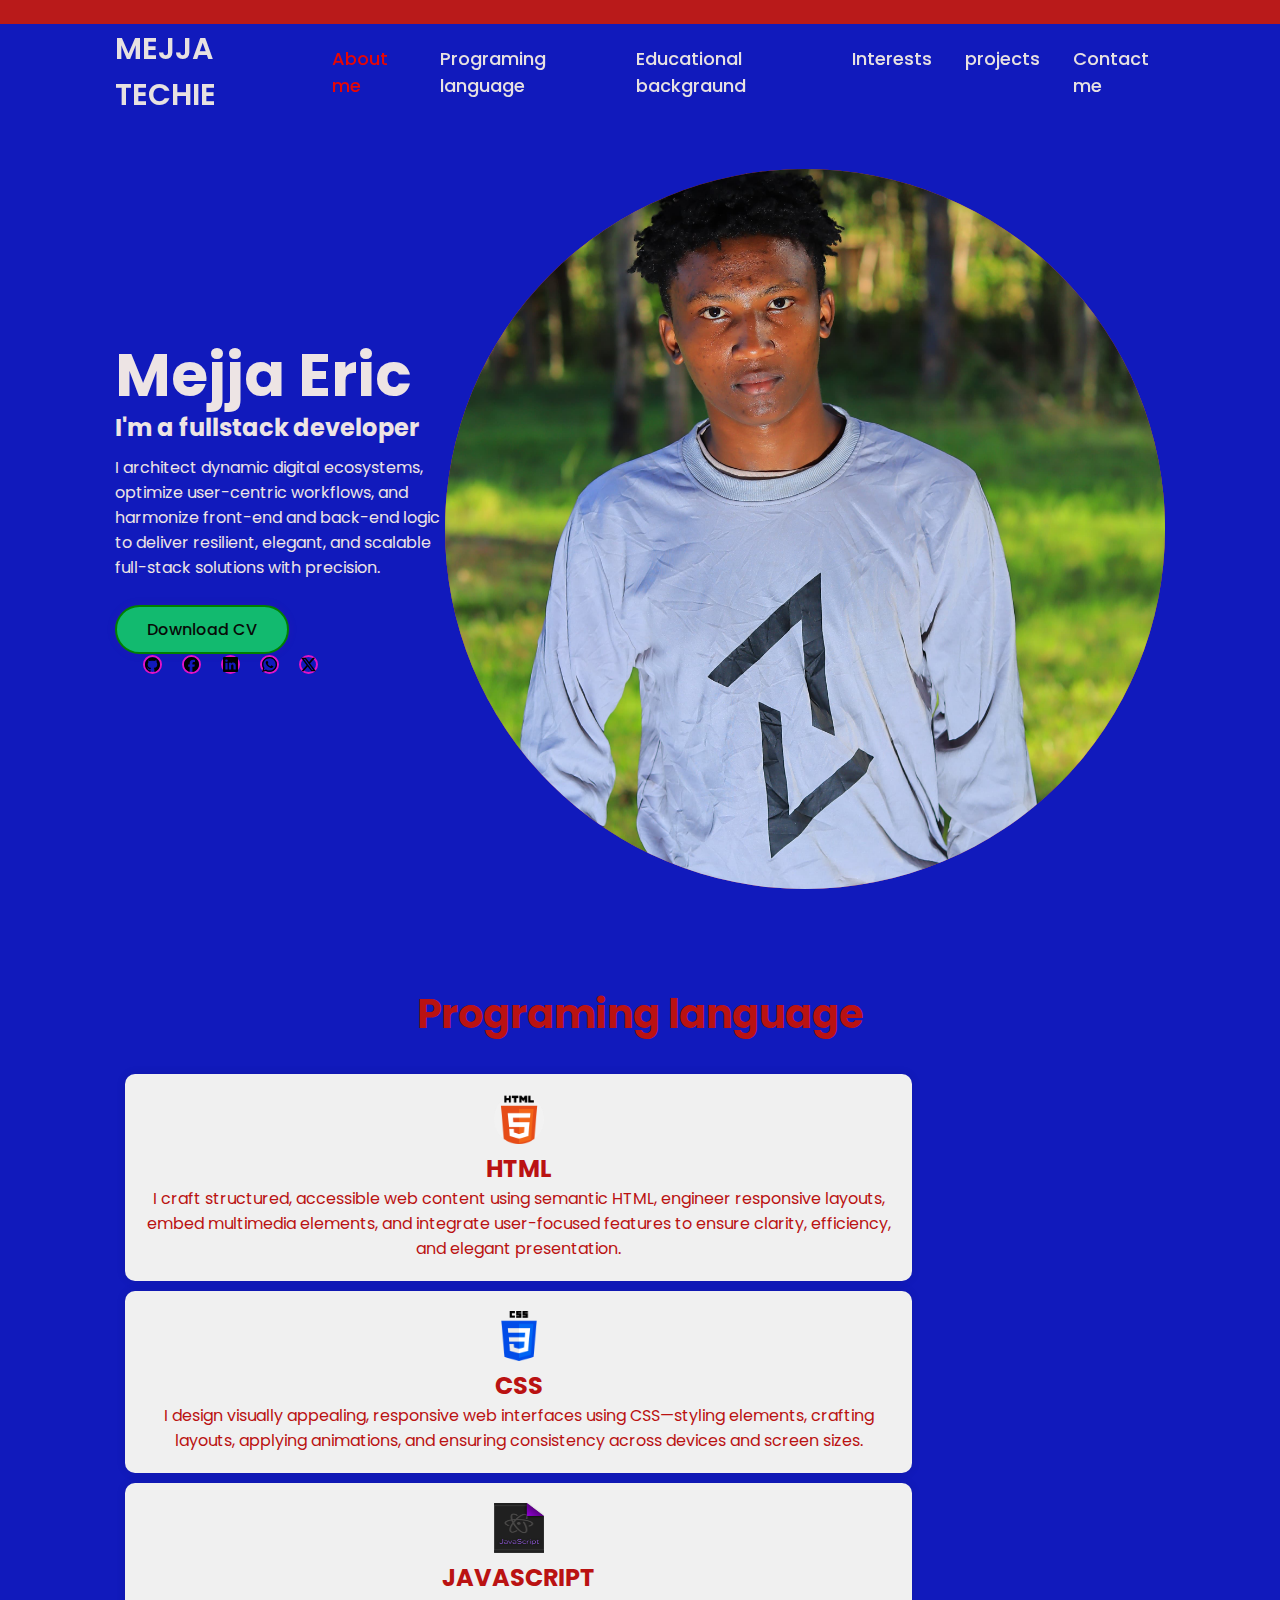
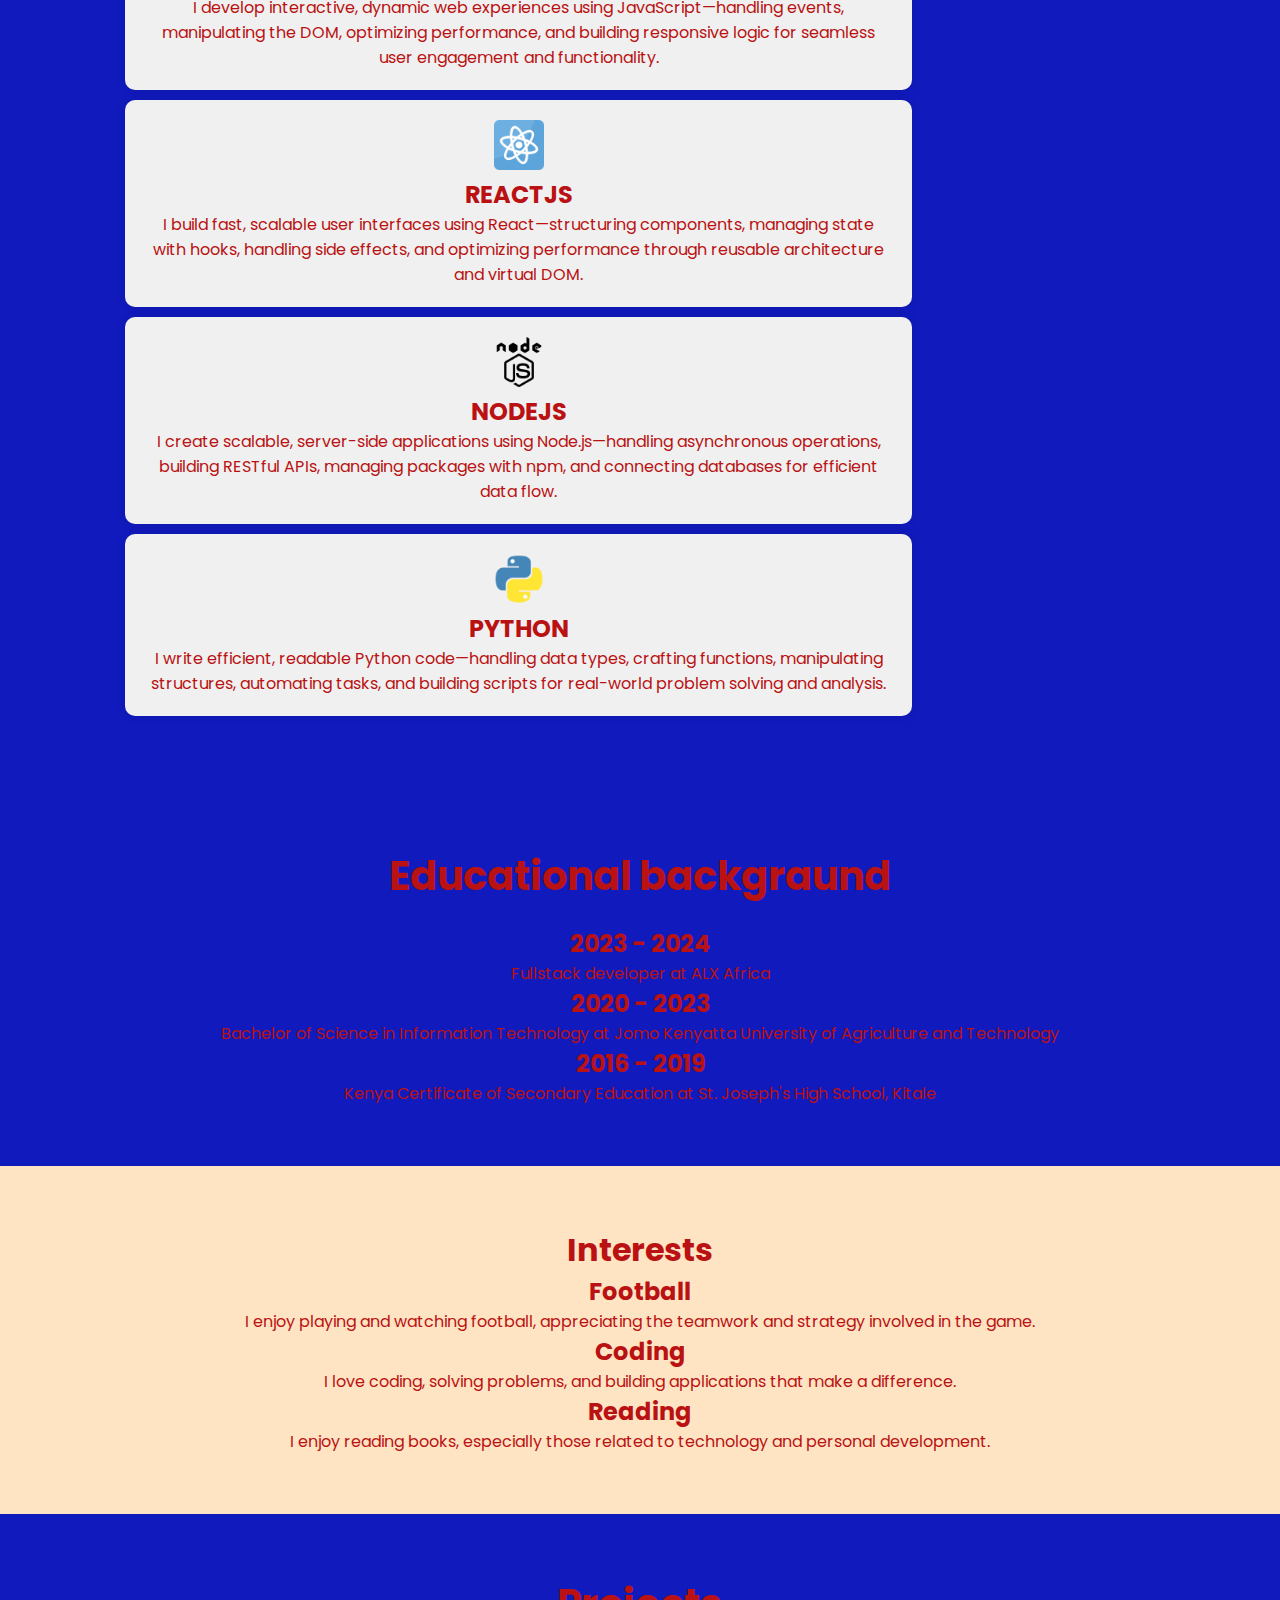
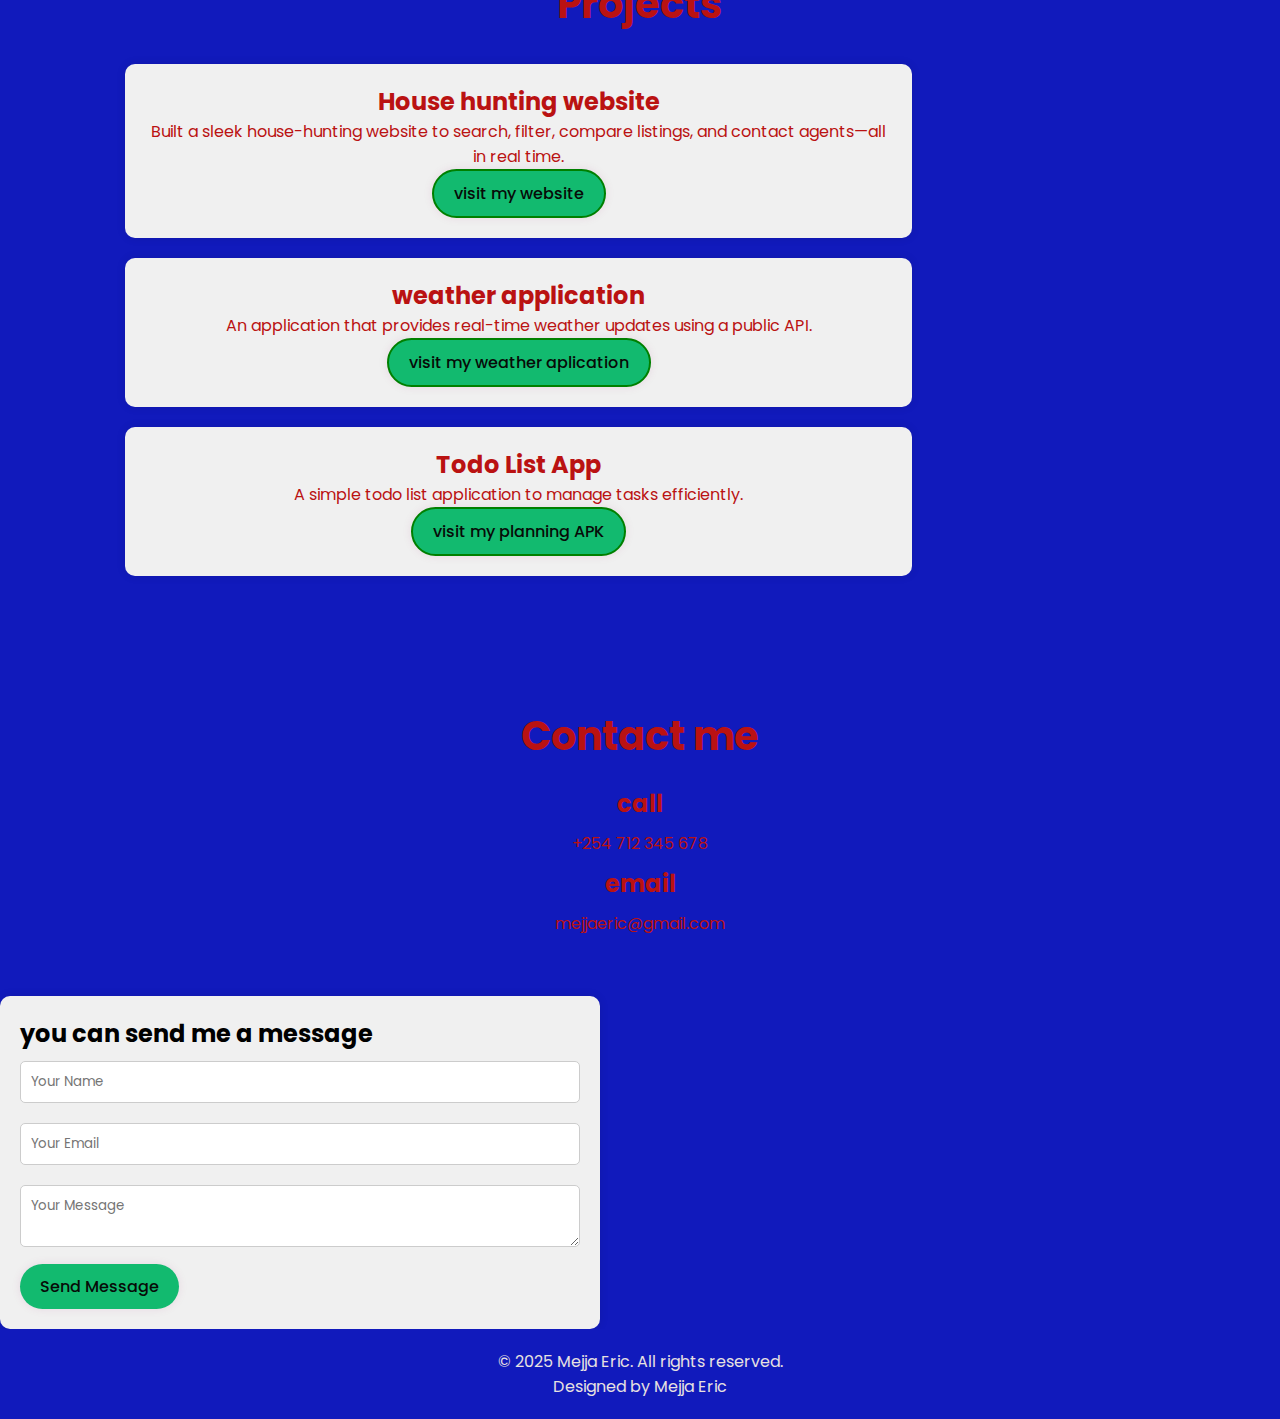
<file: index.html>
<!DOCTYPE html>
<html lang="en">
    <head>
        <meta charset="UTF-8">
        <meta name="viewport" content="width=device-width, initial-scale=1.0">
        <title> Eric Menja Gichohi junior software eng</title>
        <link rel="stylesheet" href="style.css">

    </head>

        <body>
            <nav class="navbar">
                <a href="#" class="logo">MEJJA TECHIE</a>
                <ul>
                    <li class="active"><a href="#about me">About me</a></li>
                    <li><a href="#programing language">Programing language</a></li>
                    <li><a href="#educational backgraund">Educational backgraund</a></li>
                    <li><a href="#interests">Interests</a></li>
                    <li><a href="#projects">projects</a></li>
                    <li><a href="#contact me">Contact me</a></li>
                </ul>
            </nav>
            <div class="bars-animation">
                <div class="bar"></div>
                <div class="bar"></div>
                <div class="bar"></div>
                <div class="bar"></div>
                <div class="bar"></div>
                <div class="bar"></div>

            </div>
            <section class="about_me"id="about me">
                <div class="home-info">
                    <h1>Mejja Eric</h1>
                    <h2> I'm a fullstack developer </h2>
                    <p>I architect dynamic digital ecosystems, optimize user-centric workflows, and harmonize front-end and back-end logic to deliver resilient, elegant, and scalable full-stack solutions with precision.</p>
                    <div class="btn-sci">
                
                    <a href="images/Document 18 (1).pdf"download="Document 18 (1)" class="btn">Download CV</a>

                    <div class="sci">
                       <a href="https://github.com/mejjagichohi"><img src="images/github.svg" alt="github" height="15px" width="15px"></a>
                       <a href="https://www.facebook.com/me/"><img src="images/facebook.svg" alt="facebook" height="15px" width="15px"></a>
                       <a href="https://www.linkedin.com/in/eric-menja-1a05b8345/?lipi=urn%3Ali%3Apage%3Ad_flagship3_feed%3BAcZhXRO3Tj65CYwxTaYkCQ%3D%3D"><img src="images/linkedin.svg" alt="linkedin" height="15px" width="15px"></a>
                       <a href="https://wa.me/qr/KV4SRFVTT4XTE1"><img src="images/whatsapp.svg" alt="whatsapp"height="15px" width="15px"></a>
                       <a href="https://x.com/mejja_eric"><img src="images/x.svg" alt="space X"height="15px" width="15px"></a> 

                    </div>

                    </div>
                </div>
                <div class="home-img">
                    <div class="img-box">
                        <div class="img-item">
                            <img src="images/WhatsApp Image 2025-02-25 at 17.40.31_8d71a958.jpg" alt="mejja eric" height="250px" width="250px">
                        </div>
                       
                    </div>
                    
            </section>
            <section class="programing_language" id="programing language">
                <h1>Programing language</h1>
                <div class="programing_language-box"></div>
                    <div class="programing_language-item">
                        <img src="logos/html-5_919827.png" alt="html" height="50px" width="50px">
                        <h2>HTML</h2>
                        <p>
                            I craft structured, accessible web content using semantic HTML, 
                            engineer responsive layouts, embed multimedia elements, and integrate user-focused features to ensure clarity,
                             efficiency, and elegant presentation.
                        </p>
                    </div>
                    <div class="programing_language-item">
                        <img src="logos/css-3_5968242.png" alt="css" height="50px" width="50px">
                        <h2>CSS</h2>
                        <p>
                            I design visually appealing, responsive web interfaces using CSS—styling elements,
                             crafting layouts, applying animations, 
                            and ensuring consistency across devices and screen sizes.
                        </p>
                    </div>
                    <div class="programing_language-item">
                        <img src="logos/js_115529.png" alt="javascript" height="50px" width="50px">
                        <h2>JAVASCRIPT</h2>
                        <p>
                            I develop interactive, dynamic web experiences using JavaScript—handling events,
                             manipulating the DOM, optimizing performance,
                              and building responsive logic for seamless user engagement and functionality.
                        </p>
                    </div>
                    <div class="programing_language-item">
                        <img src="logos/physics_753244.png" alt="reactjs" height="50px" width="50px">
                        <h2>REACTJS</h2>
                        <p>
                            I build fast, scalable user interfaces using React—structuring components,
                             managing state with hooks, handling side effects,
                              and optimizing performance through reusable architecture and virtual DOM.
                        </p>
                    </div>
                    <div class="programing_language-item">
                        <img src="logos/prog-nodejs01_icon-icons.com_50781.png" alt="nodejs" height="50px" width="50px">
                        <h2>NODEJS</h2>
                        <p>
                            I create scalable, server-side applications using Node.js—handling asynchronous operations,
                             building RESTful APIs, managing packages with npm, and connecting databases for efficient data flow.
                        </p>
                    </div>
                    <div class="programing_language-item">
                        <img src="logos/python_104451.png" alt="python" height="50px" width="50px">
                        <h2>PYTHON</h2>
                        <p>
                            I write efficient, readable Python code—handling data types, 
                            crafting functions, manipulating structures, automating tasks, 
                            and building scripts for real-world problem solving and analysis.
                        </p>
                    </div>
                </div>
                
                    
            </section>
            <section class="educational_backgraund" id="educational backgraund">
                <h1>Educational backgraund</h1>
                <div class="educational_backgraund-box">
                    <div class="educational_backgraund-item">
                        <h2>2023 - 2024</h2>
                        <p>Fullstack developer at ALX Africa</p>
                    </div>
                    <div class="educational_backgraund-item">
                        <h2>2020 - 2023</h2>
                        <p>Bachelor of Science in Information Technology at Jomo Kenyatta University of Agriculture and Technology</p>
                    </div>
                    <div class="educational_backgraund-item">
                        <h2>2016 - 2019</h2>
                        <p>Kenya Certificate of Secondary Education at St. Joseph's High School, Kitale</p>
                    </div>
                </div>
            </section>
            
            <section class="interests"id="interests">
                <h1>Interests</h1>
                <div class="interests-box">
                    <div class="interests-item">
                        <h2>Football</h2>
                        <p>I enjoy playing and watching football, appreciating the teamwork and strategy involved in the game.</p>
                    </div>
                    <div class="interests-item">
                        <h2>Coding</h2>
                        <p>I love coding, solving problems, and building applications that make a difference.</p>
                    </div>
                    <div class="interests-item">
                        <h2>Reading</h2>
                        <p>I enjoy reading books, especially those related to technology and personal development.</p>
                    </div>
                </div>

            </section>

            <section class="projects" id="projects">
                <h1>Projects</h1>
                <div class="project-box">
                    <div class="project-item">
                        <h2>House hunting website</h2>
                        <p>Built a sleek house-hunting website to search, filter, compare listings, and contact agents—all in real time.</p>
                        <a href="https://github.com/MuriithiEric/July2025Cohort-Hackathon1/blob/main/link-to-project1"> visit my website</a>
                    </div>
                    <div class="project-item">
                        <h2>weather application</h2>
                        <p>An application that provides real-time weather updates using a public API.</p>
                        <a href="https://github.com/MuriithiEric/July2025Cohort-Hackathon1/blob/main/link-to-project1">visit my weather aplication</a>
                    </div>
                    <div class="project-item">
                        <h2>Todo List App</h2>
                        <p>A simple todo list application to manage tasks efficiently.</p>
                        <a href="https://github.com/MuriithiEric/July2025Cohort-Hackathon1/blob/main/link-to-project1">visit my planning APK</a>
                    </div>
                </div>
            </section>
            <section class="contact_me" id="contact me">
                <div class="deta">
                    <h1>Contact me</h1>
                    <h2>call</h2>
                    <p>+254 712 345 678</p>
                    <h2>email</h2>
                    <p>mejjaeric@gmail.com</p>
                </div>
                <div class="contact_me-box">
                    <form action="#" method="post">
                        <h2>you can send me a message</h2>
                        <input type="text" name="name" placeholder="Your Name" required>
                        <input type="email" name="email" placeholder="Your Email" required>
                        <textarea name="message" placeholder="Your Message" required></textarea>
                        <button type="submit">Send Message</button>
                    </form>
                </div>
            </section>
            <footer>
                <p>&copy; 2025 Mejja Eric. All rights reserved.</p>
                <p>Designed by Mejja Eric</p>
            </footer>
        </body>
</html>
</file>
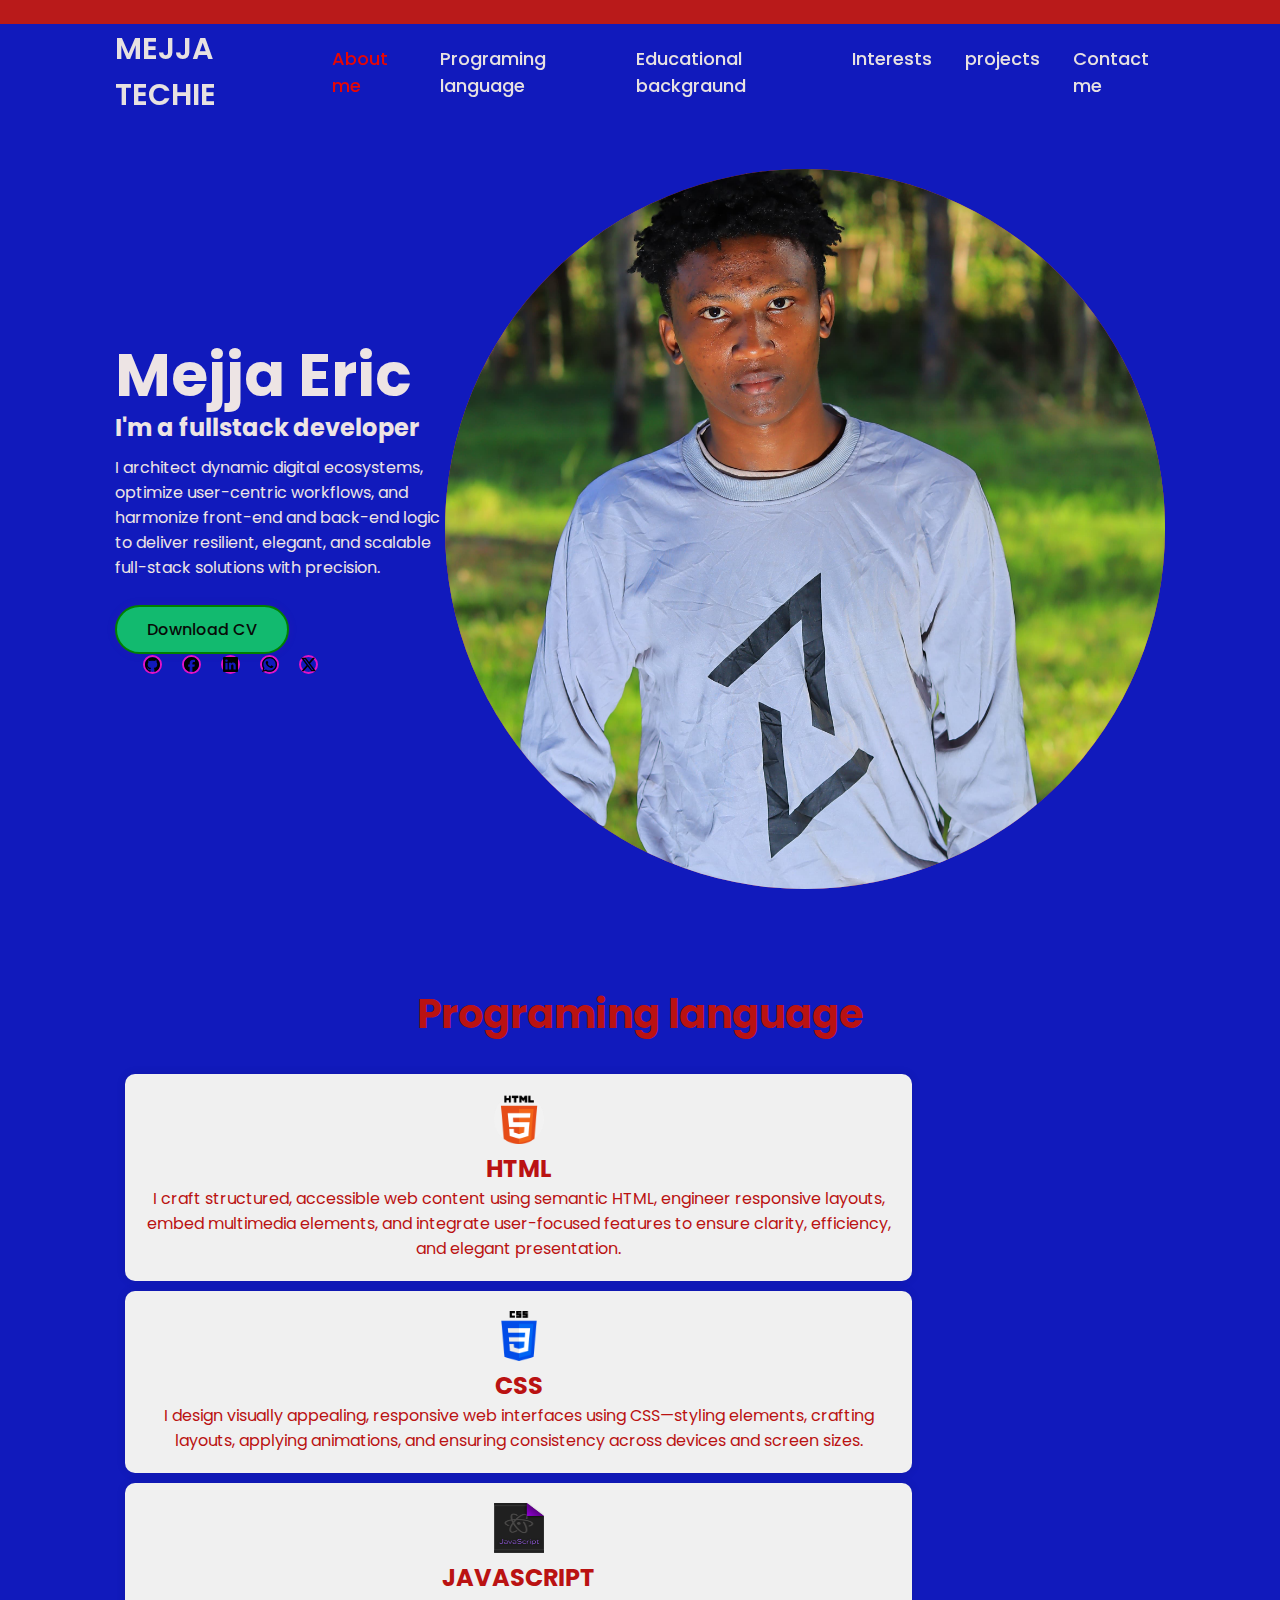
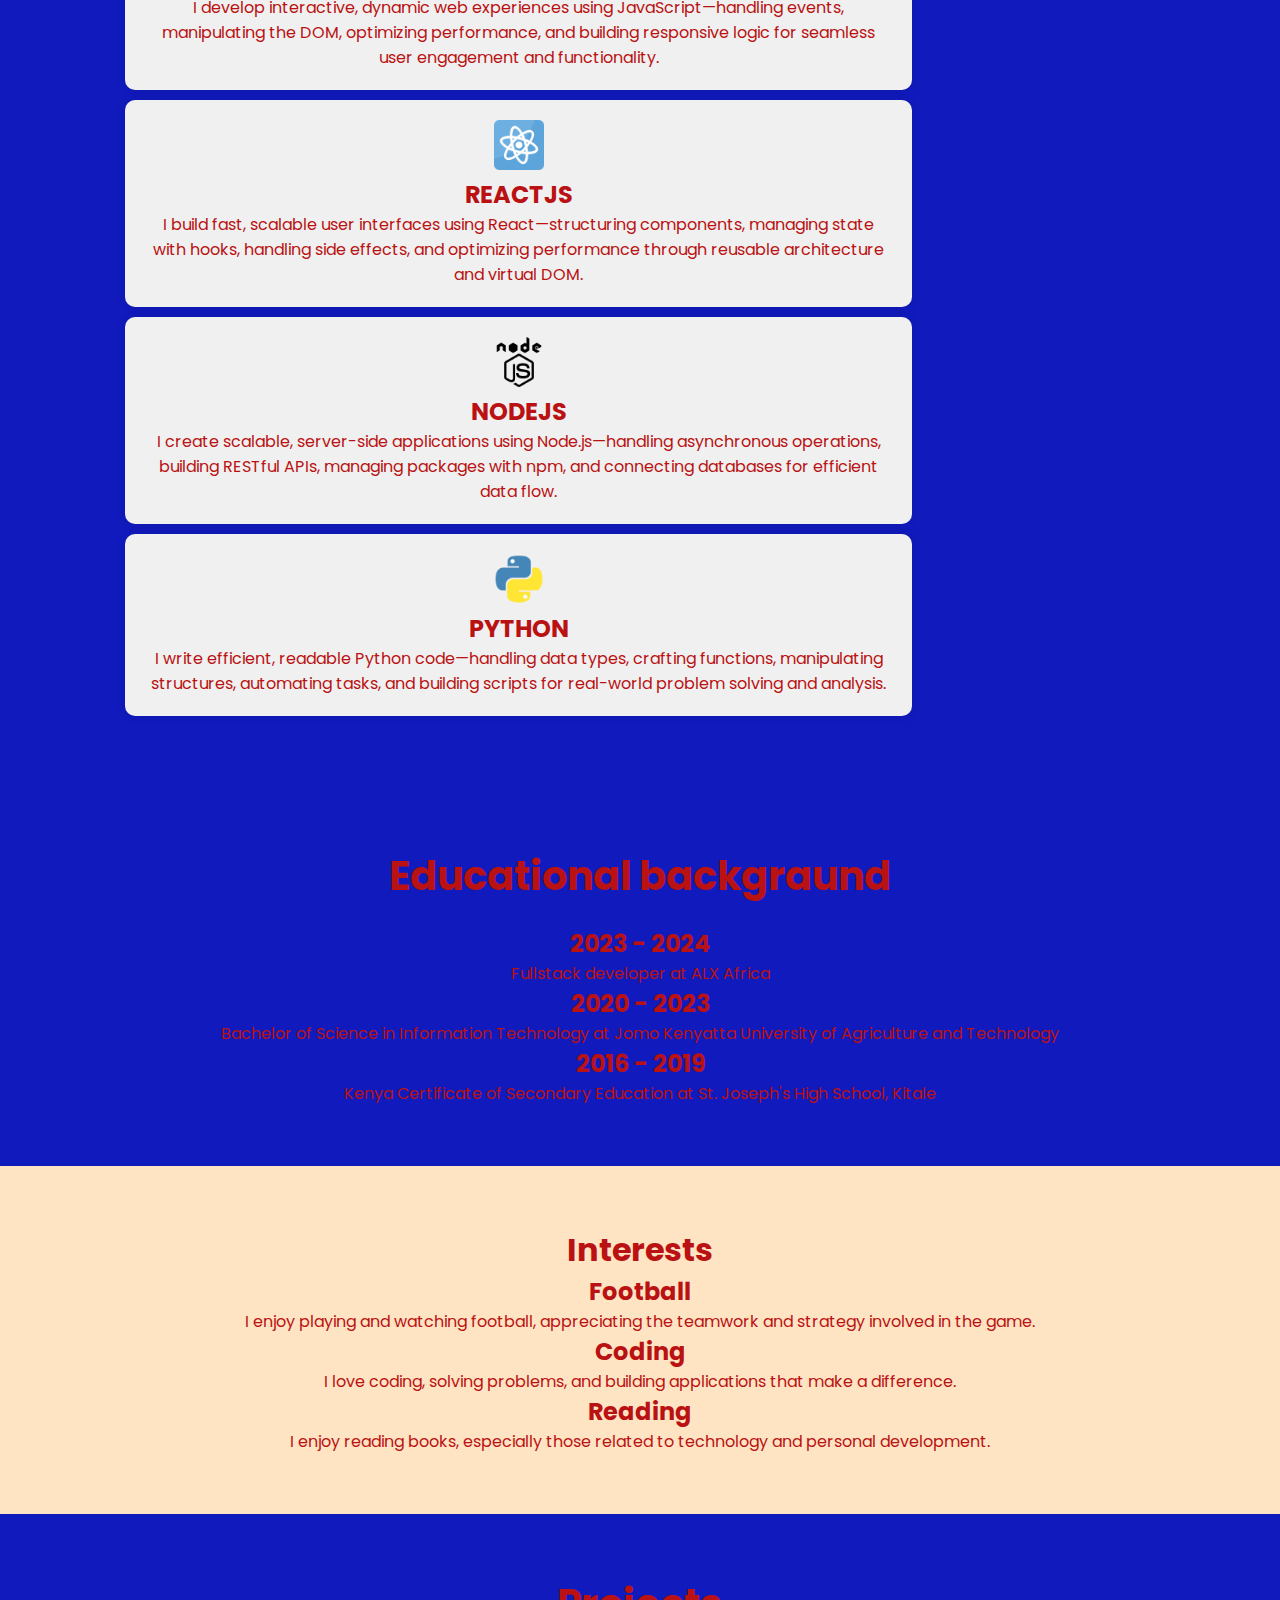
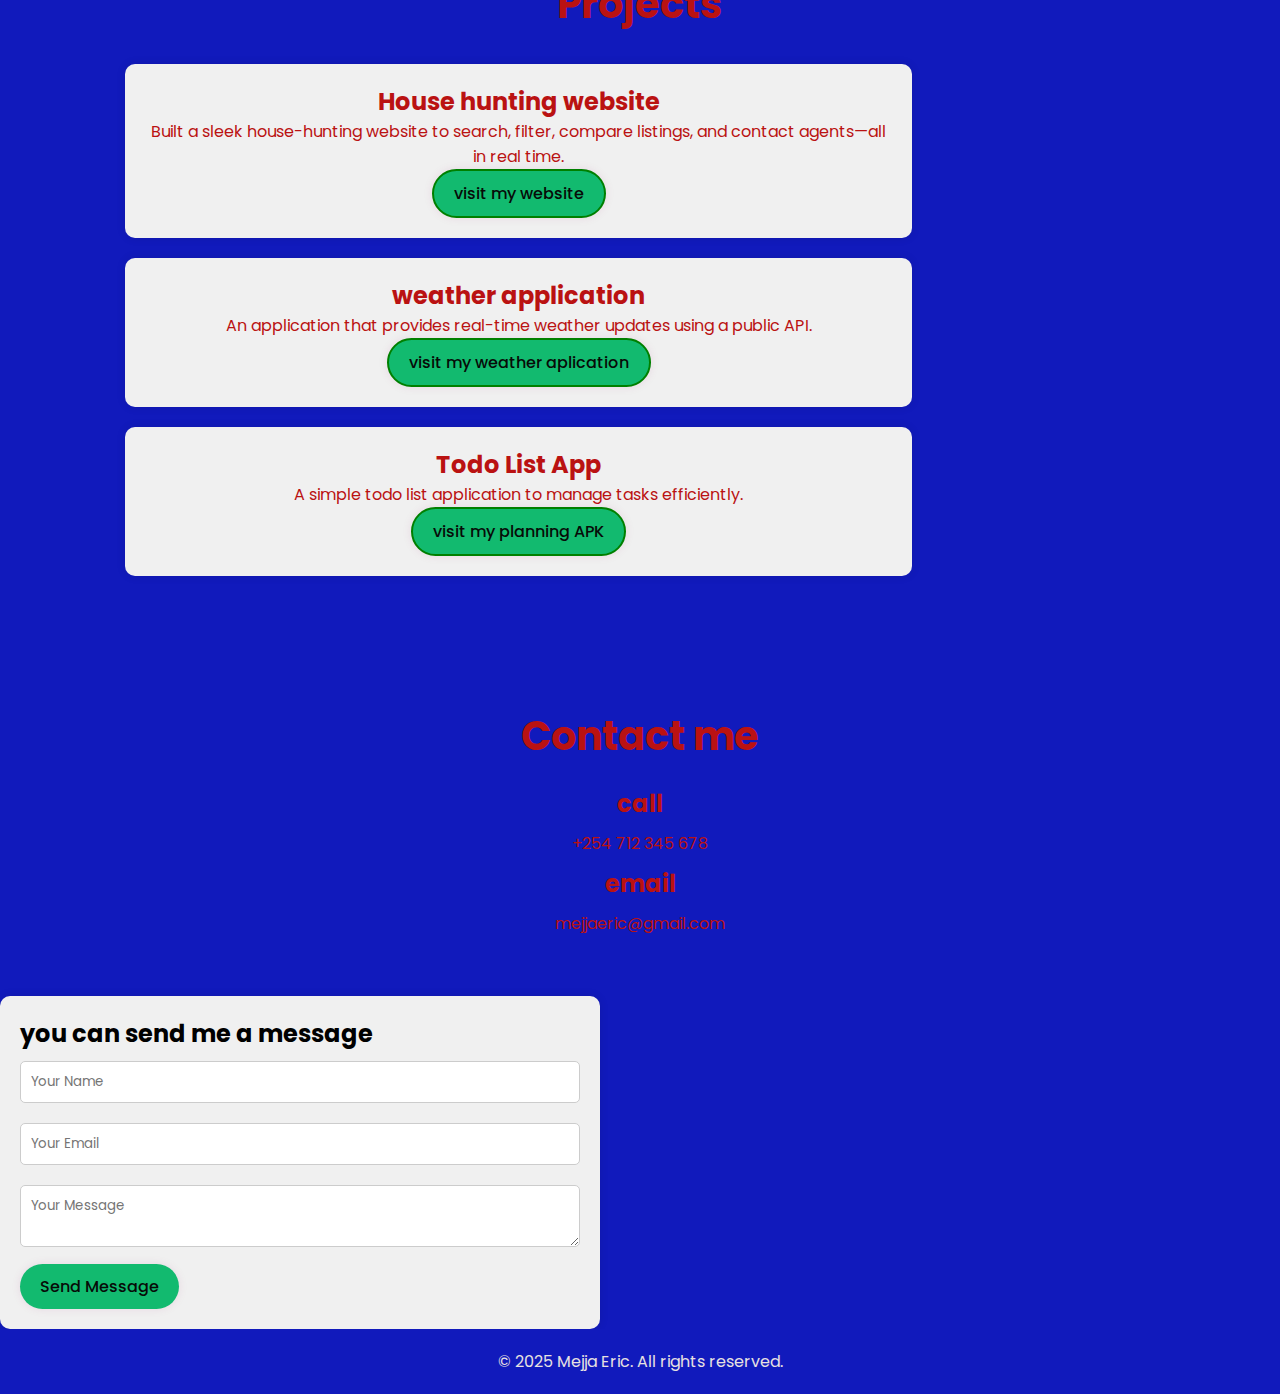
<file: portfolio.html>
<!DOCTYPE html>
<html lang="en">
    <head>
        <meta charset="UTF-8">
        <meta name="viewport" content="width=device-width, initial-scale=1.0">
        <title> Eric Menja Gichohi junior software eng</title>
        <link rel="stylesheet" href="style.css">

    </head>

        <body>
            <nav class="navbar">
                <a href="#" class="logo">MEJJA TECHIE</a>
                <ul>
                    <li class="active"><a href="#about me">About me</a></li>
                    <li><a href="#programing language">Programing language</a></li>
                    <li><a href="#educational backgraund">Educational backgraund</a></li>
                    <li><a href="#interests">Interests</a></li>
                    <li><a href="#projects">projects</a></li>
                    <li><a href="#contact me">Contact me</a></li>
                </ul>
            </nav>
            <div class="bars-animation">
                <div class="bar"></div>
                <div class="bar"></div>
                <div class="bar"></div>
                <div class="bar"></div>
                <div class="bar"></div>
                <div class="bar"></div>

            </div>
            <section class="about_me"id="about me">
                <div class="home-info">
                    <h1>Mejja Eric</h1>
                    <h2> I'm a fullstack developer </h2>
                    <p>I architect dynamic digital ecosystems, optimize user-centric workflows, and harmonize front-end and back-end logic to deliver resilient, elegant, and scalable full-stack solutions with precision.</p>
                    <div class="btn-sci">
                
                    <a href="images/Document 18 (1).pdf"download="Document 18 (1)" class="btn">Download CV</a>

                    <div class="sci">
                       <a href="https://github.com/mejjagichohi"><img src="images/github.svg" alt="github" height="15px" width="15px"></a>
                       <a href="https://www.facebook.com/me/"><img src="images/facebook.svg" alt="facebook" height="15px" width="15px"></a>
                       <a href="https://www.linkedin.com/in/eric-menja-1a05b8345/?lipi=urn%3Ali%3Apage%3Ad_flagship3_feed%3BAcZhXRO3Tj65CYwxTaYkCQ%3D%3D"><img src="images/linkedin.svg" alt="linkedin" height="15px" width="15px"></a>
                       <a href="https://wa.me/qr/KV4SRFVTT4XTE1"><img src="images/whatsapp.svg" alt="whatsapp"height="15px" width="15px"></a>
                       <a href="https://x.com/mejja_eric"><img src="images/x.svg" alt="space X"height="15px" width="15px"></a> 

                    </div>

                    </div>
                </div>
                <div class="home-img">
                    <div class="img-box">
                        <div class="img-item">
                            <img src="images/WhatsApp Image 2025-02-25 at 17.40.31_8d71a958.jpg" alt="mejja eric" height="250px" width="250px">
                        </div>
                       
                    </div>
                    
            </section>
            <section class="programing_language" id="programing language">
                <h1>Programing language</h1>
                <div class="programing_language-box"></div>
                    <div class="programing_language-item">
                        <img src="logos/html-5_919827.png" alt="html" height="50px" width="50px">
                        <h2>HTML</h2>
                        <p>
                            I craft structured, accessible web content using semantic HTML, 
                            engineer responsive layouts, embed multimedia elements, and integrate user-focused features to ensure clarity,
                             efficiency, and elegant presentation.
                        </p>
                    </div>
                    <div class="programing_language-item">
                        <img src="logos/css-3_5968242.png" alt="css" height="50px" width="50px">
                        <h2>CSS</h2>
                        <p>
                            I design visually appealing, responsive web interfaces using CSS—styling elements,
                             crafting layouts, applying animations, 
                            and ensuring consistency across devices and screen sizes.
                        </p>
                    </div>
                    <div class="programing_language-item">
                        <img src="logos/js_115529.png" alt="javascript" height="50px" width="50px">
                        <h2>JAVASCRIPT</h2>
                        <p>
                            I develop interactive, dynamic web experiences using JavaScript—handling events,
                             manipulating the DOM, optimizing performance,
                              and building responsive logic for seamless user engagement and functionality.
                        </p>
                    </div>
                    <div class="programing_language-item">
                        <img src="logos/physics_753244.png" alt="reactjs" height="50px" width="50px">
                        <h2>REACTJS</h2>
                        <p>
                            I build fast, scalable user interfaces using React—structuring components,
                             managing state with hooks, handling side effects,
                              and optimizing performance through reusable architecture and virtual DOM.
                        </p>
                    </div>
                    <div class="programing_language-item">
                        <img src="logos/prog-nodejs01_icon-icons.com_50781.png" alt="nodejs" height="50px" width="50px">
                        <h2>NODEJS</h2>
                        <p>
                            I create scalable, server-side applications using Node.js—handling asynchronous operations,
                             building RESTful APIs, managing packages with npm, and connecting databases for efficient data flow.
                        </p>
                    </div>
                    <div class="programing_language-item">
                        <img src="logos/python_104451.png" alt="python" height="50px" width="50px">
                        <h2>PYTHON</h2>
                        <p>
                            I write efficient, readable Python code—handling data types, 
                            crafting functions, manipulating structures, automating tasks, 
                            and building scripts for real-world problem solving and analysis.
                        </p>
                    </div>
                </div>
                
                    
            </section>
            <section class="educational_backgraund" id="educational backgraund">
                <h1>Educational backgraund</h1>
                <div class="educational_backgraund-box">
                    <div class="educational_backgraund-item">
                        <h2>2023 - 2024</h2>
                        <p>Fullstack developer at ALX Africa</p>
                    </div>
                    <div class="educational_backgraund-item">
                        <h2>2020 - 2023</h2>
                        <p>Bachelor of Science in Information Technology at Jomo Kenyatta University of Agriculture and Technology</p>
                    </div>
                    <div class="educational_backgraund-item">
                        <h2>2016 - 2019</h2>
                        <p>Kenya Certificate of Secondary Education at St. Joseph's High School, Kitale</p>
                    </div>
                </div>
            </section>
            
            <section class="interests"id="interests">
                <h1>Interests</h1>
                <div class="interests-box">
                    <div class="interests-item">
                        <h2>Football</h2>
                        <p>I enjoy playing and watching football, appreciating the teamwork and strategy involved in the game.</p>
                    </div>
                    <div class="interests-item">
                        <h2>Coding</h2>
                        <p>I love coding, solving problems, and building applications that make a difference.</p>
                    </div>
                    <div class="interests-item">
                        <h2>Reading</h2>
                        <p>I enjoy reading books, especially those related to technology and personal development.</p>
                    </div>
                </div>

            </section>

            <section class="projects" id="projects">
                <h1>Projects</h1>
                <div class="project-box">
                    <div class="project-item">
                        <h2>House hunting website</h2>
                        <p>Built a sleek house-hunting website to search, filter, compare listings, and contact agents—all in real time.</p>
                        <a href="https://github.com/MuriithiEric/July2025Cohort-Hackathon1/blob/main/link-to-project1"> visit my website</a>
                    </div>
                    <div class="project-item">
                        <h2>weather application</h2>
                        <p>An application that provides real-time weather updates using a public API.</p>
                        <a href="https://github.com/MuriithiEric/July2025Cohort-Hackathon1/blob/main/link-to-project1">visit my weather aplication</a>
                    </div>
                    <div class="project-item">
                        <h2>Todo List App</h2>
                        <p>A simple todo list application to manage tasks efficiently.</p>
                        <a href="https://github.com/MuriithiEric/July2025Cohort-Hackathon1/blob/main/link-to-project1">visit my planning APK</a>
                    </div>
                </div>
            </section>
            <section class="contact_me" id="contact me">
                <div class="deta">
                    <h1>Contact me</h1>
                    <h2>call</h2>
                    <p>+254 712 345 678</p>
                    <h2>email</h2>
                    <p>mejjaeric@gmail.com</p>
                </div>
                <div class="contact_me-box">
                    <form action="#" method="post">
                        <h2>you can send me a message</h2>
                        <input type="text" name="name" placeholder="Your Name" required>
                        <input type="email" name="email" placeholder="Your Email" required>
                        <textarea name="message" placeholder="Your Message" required></textarea>
                        <button type="submit">Send Message</button>
                    </form>
                </div>
            </section>
            <footer>
                <p>&copy; 2025 Mejja Eric. All rights reserved.</p>
            </footer>
        </body>
</html>
</file>
<file: style.css>
@import url('https://fonts.googleapis.com/css2?family=Poppins:wght@300;400;500;600;700;800;900&display=swap');

*{
    margin:0;
    padding:0;
    box-sizing:border-box;
    font-family: 'Poppins', sans-serif;
   
}
 body{
    background-color: #111abc;
}
a{
    text-decoration: none;
    color: #e7e1e1;
}

.navbar{
   position: fixed;
   left:0; 
    top:0;
    width: 100%;
    padding:26px 9%;
    display: flex;
    justify-content: space-between;
    align-items: center;
    z-index: 100;
}

.navbar .logo{
    font-size: 30px;
    font-weight: 600;
}

.navbar ul{
    display: flex;
}
.navbar ul li{
    list-style: none;
    margin-left:33px;
}
.navbar ul li a{
    font-size: 18px;
    font-weight: 500;
    transition: all 0.6s;
}
.navbar ul li:hover a,
.navbar ul li.active a {
    color: #e60606;
}

.about_me{
    display:flex;
    height:100vh;
    align-items: center;   
    color: #ede4e4;
    padding:60px 9% 0;
}

.home-info h1{
    font-size: 60px;
}
.home-info h2{
    font: size 32px;
    margin-top:-10px;
}
.home-info p{
    font-size: 16px;
    margin:10px 0 25px;
}
.home .home-info .btn-sci{
    display: flex;
    align-items: center;
}

.btn{
    display: inline-block;
    padding: 10px 30px;
    background-color: #12ba6f;
    color: #070b08;
    border:2px solid green;
    border-radius:40px;
    box-shadow: 0 0 10px rgba(159, 7, 106, 0.1);
    font-size: 16px;
    font-weight: 500;
    transform: .5s;
}
.btn:hover{
    background-color:transparent;
    color: #16e646;
    box-shadow:none
}
.home-info .btn-sci .sci {
    margin-left: 20px;

}
.home-info .btn-sci .sci a {
    display: inline-flex;
    padding: 10xp;
    border: 2px solid #e212c6;
    border-radius: 70%;
    font-size: 20px;
    color: #11d542;
    margin: 0px 8px;
}
.home-info .btn-sci .sci a:hover {
    color: #0a0a0a;
    background-color: #11d542;
    box-shadow: 0 0 10px #11d542
}

.home-img .img-box{
    width:80vh;
    height:80vh;
    background: red;
    border-radius: 80%;

    
}

.home-img .img-box .img-item{
    position:relative;
    width: 100%;
    height: 100%;
    border-radius:50%;
    background:#655bae;
    margin-top:50px;
    display: flex;
    justify-content: center;
    overflow: hidden;
}
.home-img .img-box .img-item img{
   position: absolute;
   display: block;
    width: 100%;
    height: 110%;
    object-fit: cover;


}
.bar-animation{
    position: absolute;
    width: 100%;
    height: 100%;
    display: flex;
    z-index: -1;
}

.bars-animation .bar {
    width:100 ;
    height: 100%;
    background:#0a0a0a;
    border: 2px solid #b91a1a;
    animation:show-bars .5s;

}
.programing_language{
    padding: 60px 9%;
    color: #ba1212;
    text-align: center;
}
.programing_language h1{
    font-size: 40px;
    margin-bottom: 20px;
}
.programing_language-box{
    display: flex;
    flex-wrap: wrap;
}
.programing_language-item{
    width:75%;
    margin: 10px;
    padding: 20px;
    background-color: #f0f0f0;
    border-radius: 10px;
    box-shadow: 0 0 10px rgba(0, 0, 0, 0.1);
}
.educational_backgraund{
    padding: 60px 9%;
    color: #ba1212;
    text-align: center;
}
.educational_backgraund h1{
    font-size: 40px;
    margin-bottom: 20px;
}
.interests{
    padding: 60px 9%;
    color: #ba1212;
    text-align: center;
    background-color: bisque;
}
.intrests h1{
    font-size: 40px;
    margin-bottom: 20px;

}
.intrests-box{
    display: flex;
    flex-wrap: wrap;
}
.intrests-item{
    width:75%;
    margin: 10px;
    padding: 20px;
    background-color: #f0f0f0;
    border-radius: 10px;
    box-shadow: 0 0 10px rgba(0, 0, 0, 0.1);
}

.projects{
    padding: 60px 9%;
    color: #ba1212;
    text-align: center;
}
.projects h1{
    font-size: 40px;
    margin-bottom: 20px;
}
.project-box{
    display: flex;
    flex-wrap: wrap;
}
.project-item{
    width:75%;
    margin: 10px;
    padding: 20px;
    background-color: #f0f0f0;
    border-radius: 10px;
    box-shadow: 0 0 10px rgba(0, 0, 0, 0.1);
}
.project-item a{
    display: inline-block;
    padding: 10px 20px;
    background-color: #12ba6f;
    color: #070b08;
    border:2px solid green;
    border-radius:40px;
    box-shadow: 0 0 10px rgba(159, 7, 106, 0.1);
    font-size: 16px;
    font-weight: 500;
    transition: all 0.5s ease;
}
.project-item a:hover{
    background-color:transparent;
    color: #16e646;
    box-shadow:none
}

.contact_me .deta {
    padding: 60px 9%;
    color: #ba1212;
    text-align: center;
}
.contact_me .deta h1 {
    font-size: 40px;
    margin-bottom: 20px;
}
.contact_me .deta h2 {
    font-size: 24px;
    margin: 10px 0;
}
.projects .deta .contact_me-box {
    display: flex;
    flex-direction: column;
    align-items: center;
}
.contact_me-box form {
    width: 100%;
    max-width: 600px;
    background-color: #f0f0f0;
    padding: 20px;
    border-radius: 10px;
    box-shadow: 0 0 10px rgba(0, 0, 0, 0.1);
}
.contact_me-box form input,
.contact_me-box form textarea {
    width: 100%;
    padding: 10px;
    margin: 10px 0;
    border: 1px solid #ccc;
    border-radius: 5px;
}
.contact_me-box form button {
    padding: 10px 20px;
    background-color: #12ba6f;
    color: #070b08;
    border: none;
    border-radius: 40px;
    box-shadow: 0 0 10px rgba(159, 7, 106, 0.1);
    font-size: 16px;
    font-weight: 500;
    cursor: pointer;
}
.contact_me-box form button:hover {
    background-color: transparent;
    color: #16e646;
    box-shadow: none;
}
footer {
    background-color: #111abc;
    color: #e7e1e1;
    text-align: center;
    padding: 20px 0;
    position: relative;
}
</file>
